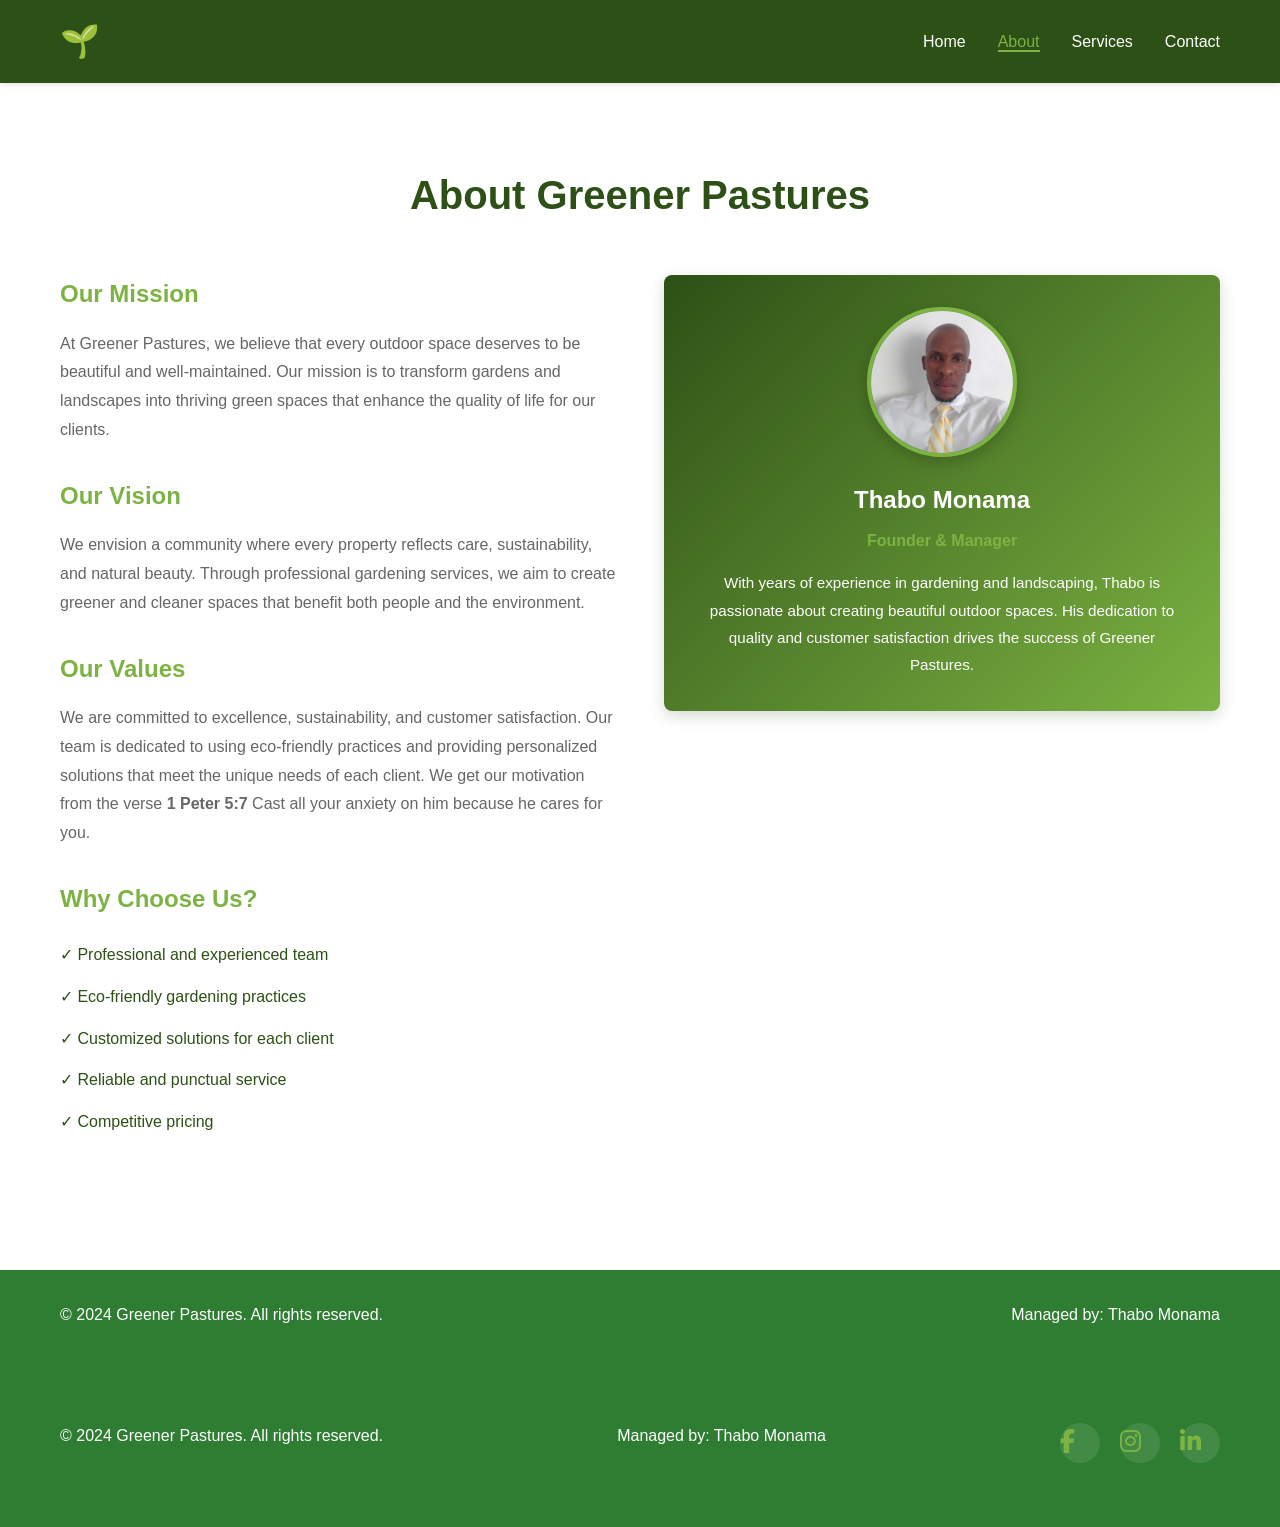
<file: about.html>
<!DOCTYPE html>
<html lang="en">
<head>
    <meta charset="UTF-8">
    <meta name="viewport" content="width=device-width, initial-scale=1.0">
    <title>About Us - Greener Pastures</title>
    <link rel="stylesheet" href="style.css">
    <!-- Font Awesome for Social Media Icons -->
<link rel="stylesheet" href="https://cdnjs.cloudflare.com/ajax/libs/font-awesome/6.4.0/css/all.min.css">
</head>
<body>
    <!-- Navigation Bar -->
    <nav class="navbar">
        <div class="nav-container">
            <div class="logo">
                <span class="logo-icon">🌱</span>
                <span class="logo-text">Greener Pastures</span>
            </div>
            <ul class="nav-links">
                <li><a href="index.html">Home</a></li>
                <li><a href="about.html" class="active">About</a></li>
                <li><a href="services.html">Services</a></li>
                <li><a href="contact.html">Contact</a></li>
            </ul>
            <div class="hamburger" id="hamburger">
                <span></span>
                <span></span>
                <span></span>
            </div>
        </div>
    </nav>

    <!-- About Section -->
    <section class="about-section">
        <div class="container">
            <h1>About Greener Pastures</h1>
            
            <div class="about-content">
                <div class="about-text">
                    <h2>Our Mission</h2>
                    <p>At Greener Pastures, we believe that every outdoor space deserves to be beautiful and well-maintained. Our mission is to transform gardens and landscapes into thriving green spaces that enhance the quality of life for our clients.</p>
                    
                    <h2>Our Vision</h2>
                    <p>We envision a community where every property reflects care, sustainability, and natural beauty. Through professional gardening services, we aim to create greener and cleaner spaces that benefit both people and the environment.</p>
                    
                    <h2>Our Values</h2>
                    <p>We are committed to excellence, sustainability, and customer satisfaction. Our team is dedicated to using eco-friendly practices and providing personalized solutions that meet the unique needs of each client. We get our motivation from the verse <b>1 Peter 5:7</b> Cast all your anxiety on him because he cares for you.</p>

                    <h2>Why Choose Us?</h2>
                    <ul class="about-list">
                        <li>✓ Professional and experienced team</li>
                        <li>✓ Eco-friendly gardening practices</li>
                        <li>✓ Customized solutions for each client</li>
                        <li>✓ Reliable and punctual service</li>
                        <li>✓ Competitive pricing</li>
                    </ul>
                </div>

                <div class="about-owner">
                    <div class="owner-card">
                        <img src="images/thabo.jpeg" alt="Thabo Monama" class="owner-photo">
                        <h3>Thabo Monama</h3>
                        <p class="owner-title">Founder & Manager</p>
                        <p class="owner-bio">
                          With years of experience in gardening and landscaping, Thabo is passionate about creating beautiful outdoor spaces. His dedication to quality and customer satisfaction drives the success of Greener Pastures.
                         </p>
                    </div>
                </div>
            </div>
        </div>
    </section>

    <!-- Footer -->
    <footer class="footer">
        <div class="footer-content">
            <p>&copy; 2024 Greener Pastures. All rights reserved.</p>
            <p>Managed by: Thabo Monama</p>
        </div>
        <!-- Footer -->
<footer class="footer">
    <div class="footer-content">
        <p>&copy; 2024 Greener Pastures. All rights reserved.</p>
        <p>Managed by: Thabo Monama</p>
        
        <!-- Social Media Icons -->
        <div class="social-icons" style="margin-top: 15px;">
            <a href="https://www.facebook.com/YOUR_FACEBOOK_PAGE" class="icon-link" target="_blank" aria-label="Facebook">
                <i class="fab fa-facebook-f"></i>
            </a>
            <a href="https://www.instagram.com/YOUR_INSTAGRAM_PAGE" class="icon-link" target="_blank" aria-label="Instagram">
                <i class="fab fa-instagram"></i>
            </a>
            <a href="https://www.linkedin.com/in/YOUR_LINKEDIN_PROFILE" class="icon-link" target="_blank" aria-label="LinkedIn">
                <i class="fab fa-linkedin-in"></i>
            </a>
        </div>
    </div>
</footer>
    </footer>

    <script src="script.js"></script>
</body>
</html>
</file>
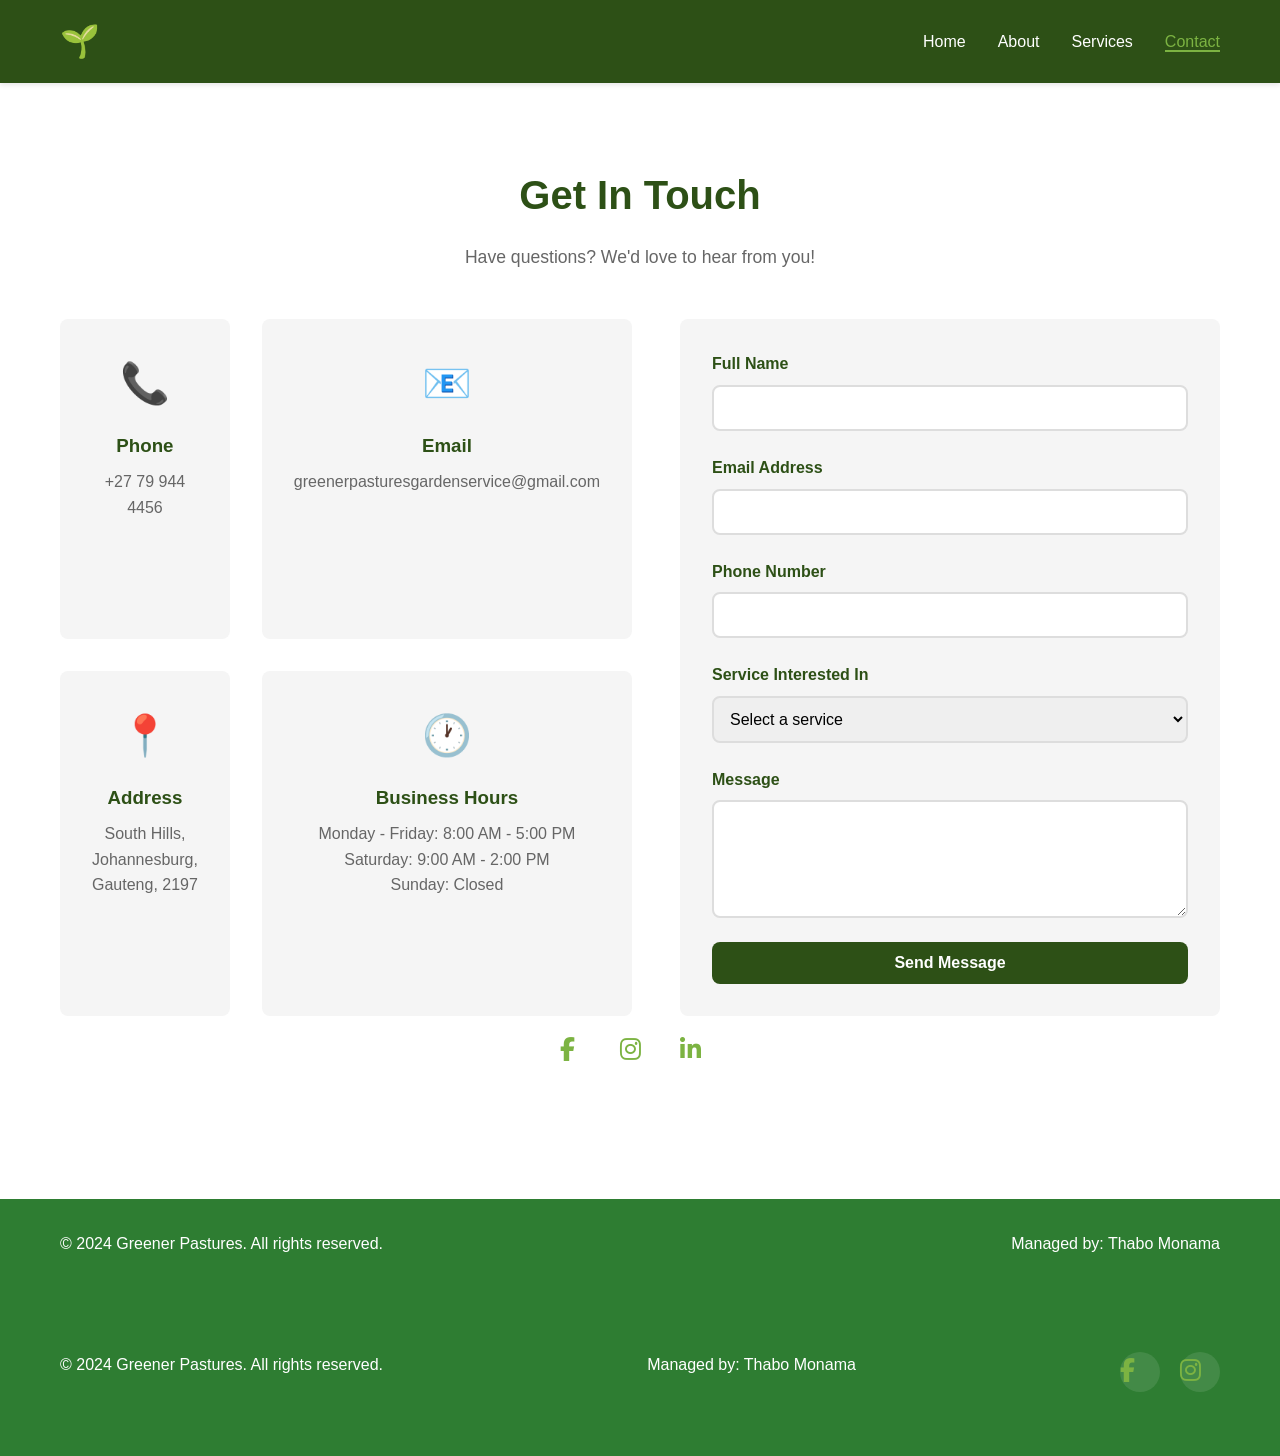
<file: contact.html>
<!DOCTYPE html>
<html lang="en">
<head>
    <meta charset="UTF-8">
    <meta name="viewport" content="width=device-width, initial-scale=1.0">
    <title>Contact Us - Greener Pastures</title>
    <link rel="stylesheet" href="https://cdnjs.cloudflare.com/ajax/libs/font-awesome/6.4.0/css/all.min.css">
    <link rel="stylesheet" href="style.css">
    <!-- Font Awesome for Social Media Icons -->
<link rel="stylesheet" href="https://cdnjs.cloudflare.com/ajax/libs/font-awesome/6.4.0/css/all.min.css">
</head>
<body>
    <!-- Navigation Bar -->
    <nav class="navbar">
        <div class="nav-container">
            <div class="logo">
                <span class="logo-icon">🌱</span>
                <span class="logo-text">Greener Pastures</span>
            </div>
            <ul class="nav-links">
                <li><a href="index.html">Home</a></li>
                <li><a href="about.html">About</a></li>
                <li><a href="services.html">Services</a></li>
                <li><a href="contact.html" class="active">Contact</a></li>
            </ul>
            <div class="hamburger" id="hamburger">
                <span></span>
                <span></span>
                <span></span>
            </div>
        </div>
    </nav>

    <!-- Contact Section -->
    <section class="contact-section">
        <div class="container">
            <h1>Get In Touch</h1>
            <p class="section-subtitle">Have questions? We'd love to hear from you!</p>

            <div class="contact-content">
                <div class="contact-info">
                    <div class="info-card">
                        <div class="info-icon">📞</div>
                        <h3>Phone</h3>
                        <p>+27 79 944 4456</p>
                    </div>

                    <div class="info-card">
                        <div class="info-icon">📧</div>
                        <h3>Email</h3>
                        <p>greenerpasturesgardenservice@gmail.com</p>
                    </div>

                    <div class="info-card">
                        <div class="info-icon">📍</div>
                        <h3>Address</h3>
                        <p>South Hills, Johannesburg, Gauteng, 2197</p>
                    </div>

                    <div class="info-card">
                        <div class="info-icon">🕐</div>
                        <h3>Business Hours</h3>
                        <p>Monday - Friday: 8:00 AM - 5:00 PM<br>Saturday: 9:00 AM - 2:00 PM<br>Sunday: Closed</p>
                    </div>
                </div>

                <div class="contact-form-container">
                    <form class="contact-form" id="contactForm">
                        <div class="form-group">
                            <label for="name">Full Name</label>
                            <input type="text" id="name" name="name" required>
                        </div>

                        <div class="form-group">
                            <label for="email">Email Address</label>
                            <input type="email" id="email" name="email" required>
                        </div>

                        <div class="form-group">
                            <label for="phone">Phone Number</label>
                            <input type="tel" id="phone" name="phone">
                        </div>

                        <div class="form-group">
                            <label for="service">Service Interested In</label>
                            <select id="service" name="service">
                                <option>Select a service</option>
                                <option>Lawn Maintenance</option>
                                <option>Tree & Hedge Trimming</option>
                                <option>Landscaping & Design</option>
                                <option>Weeding & Cleanup</option>
                                <option>Pest & Disease Management</option>
                                <option>Seasonal Services</option>
                            </select>
                        </div>

                        <div class="form-group">
                            <label for="message">Message</label>
                            <textarea id="message" name="message" rows="5" required></textarea>
                        </div>

                        <button type="submit" class="submit-button">Send Message</button>
                    </form>
                    <div id="formMessage" class="form-message"></div>
                </div>
            </div>
        </div>
        <!-- Social Media Icons -->
        <div class="social-icons" style="margin-top: 15px;">
            <a href="https://www.facebook.com/YOUR_FACEBOOK_PAGE" class="icon-link" target="_blank" aria-label="Facebook">
                <i class="fab fa-facebook-f"></i>
            </a>
            <a href="https://www.instagram.com/YOUR_INSTAGRAM_PAGE" class="icon-link" target="_blank" aria-label="Instagram">
                <i class="fab fa-instagram"></i>
            </a>
            <a href="https://www.linkedin.com/in/YOUR_LINKEDIN_PROFILE" class="icon-link" target="_blank" aria-label="LinkedIn">
                <i class="fab fa-linkedin-in"></i>
            </a>
        </div>
    </section>

    <!-- Footer -->
    <footer class="footer">
        <div class="footer-content">
            <p>&copy; 2024 Greener Pastures. All rights reserved.</p>
            <p>Managed by: Thabo Monama</p>
        </div>
        <!-- Footer -->
<footer class="footer">
    <div class="footer-content">
        <p>&copy; 2024 Greener Pastures. All rights reserved.</p>
        <p>Managed by: Thabo Monama</p>
        
        <!-- Social Media Icons -->
        <div class="social-icons" style="margin-top: 15px;">
            <a href="https://www.facebook.com/YOUR_FACEBOOK_PAGE" class="icon-link" target="_blank" aria-label="Facebook">
                <i class="fab fa-facebook-f"></i>
            </a>
            <a href="https://www.instagram.com/YOUR_INSTAGRAM_PAGE" class="icon-link" target="_blank" aria-label="Instagram">
                <i class="fab fa-instagram"></i>
            </a>
        </div>
    </div>
</footer>
    </footer> 
    <script src="script.js"></script>
</body>
</html>
</file>
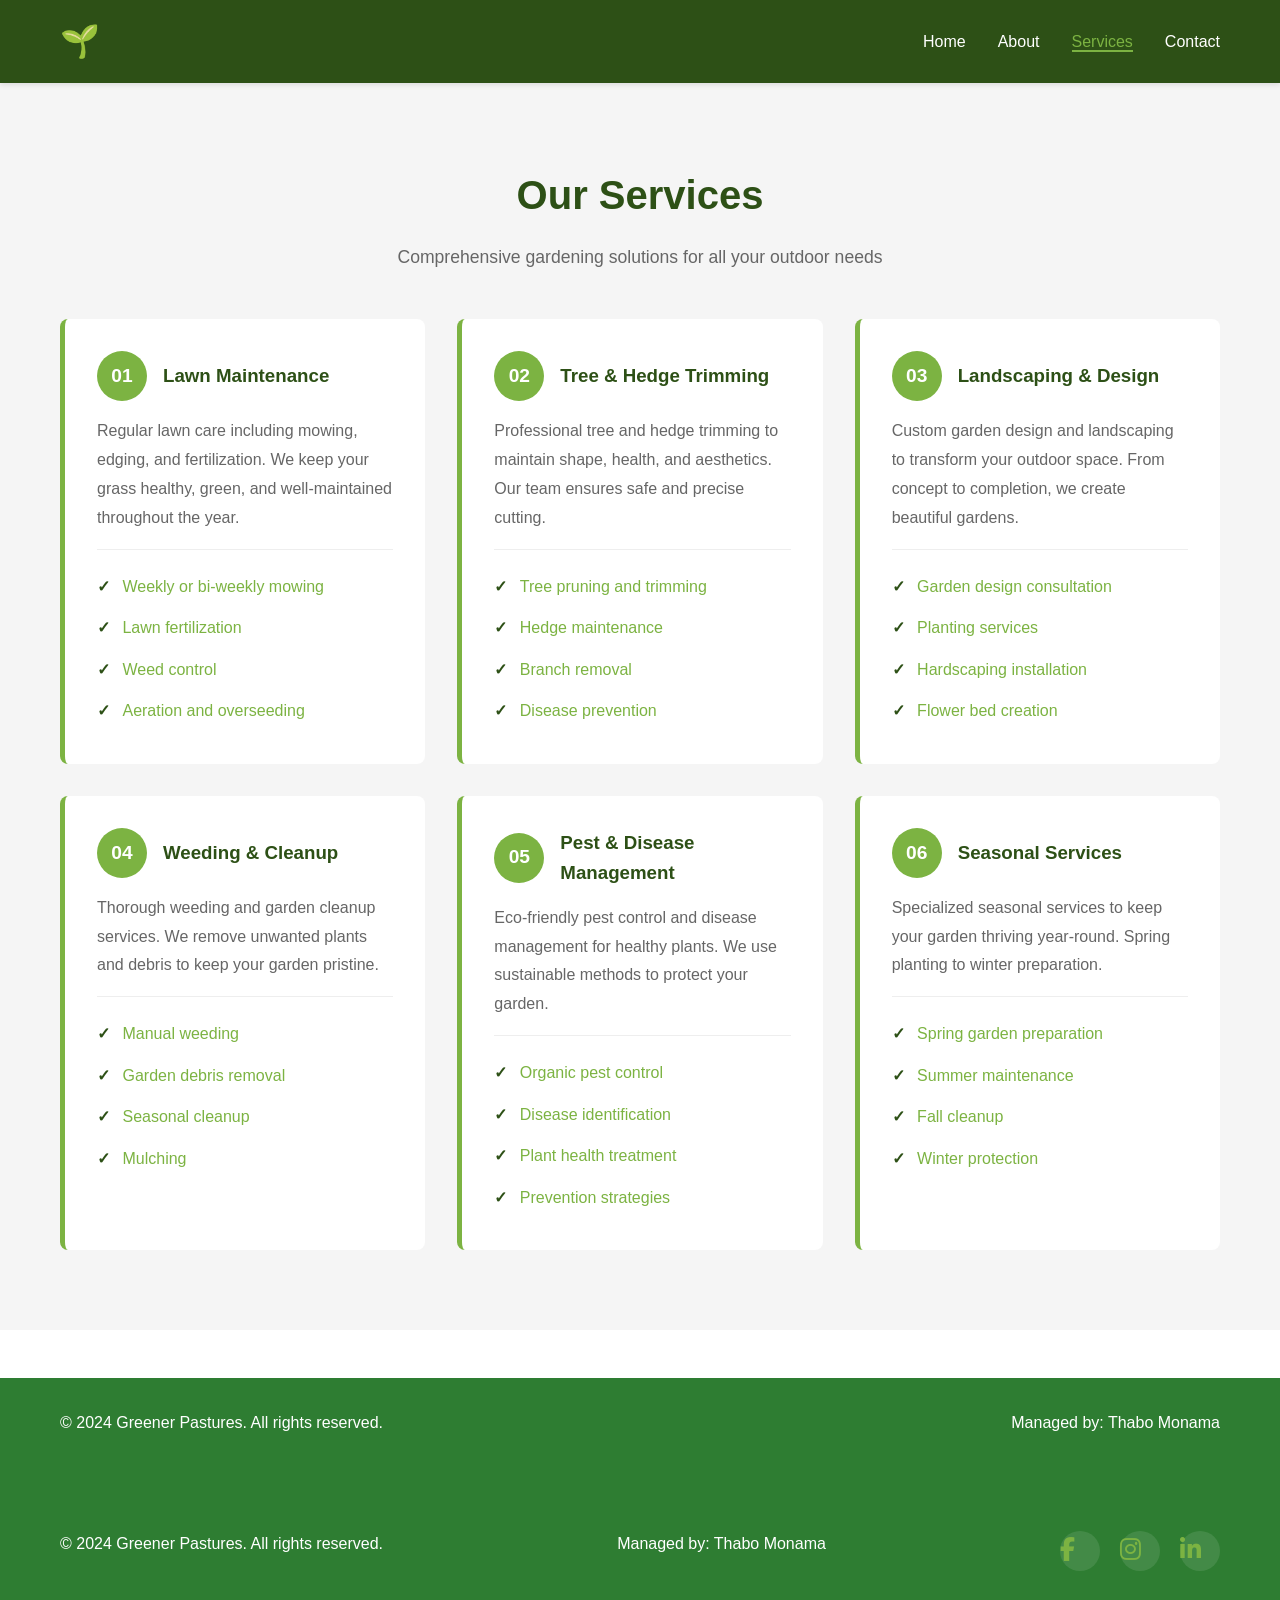
<file: services.html>
<!DOCTYPE html>
<html lang="en">
<head>
    <meta charset="UTF-8">
    <meta name="viewport" content="width=device-width, initial-scale=1.0">
    <title>Services - Greener Pastures</title>
    <link rel="stylesheet" href="style.css">
    <!-- Font Awesome for Social Media Icons -->
<link rel="stylesheet" href="https://cdnjs.cloudflare.com/ajax/libs/font-awesome/6.4.0/css/all.min.css">
</head>
<body>
    <!-- Navigation Bar -->
    <nav class="navbar">
        <div class="nav-container">
            <div class="logo">
                <span class="logo-icon">🌱</span>
                <span class="logo-text">Greener Pastures</span>
            </div>
            <ul class="nav-links">
                <li><a href="index.html">Home</a></li>
                <li><a href="about.html">About</a></li>
                <li><a href="services.html" class="active">Services</a></li>
                <li><a href="contact.html">Contact</a></li>
            </ul>
            <div class="hamburger" id="hamburger">
                <span></span>
                <span></span>
                <span></span>
            </div>
        </div>
    </nav>

    <!-- Services Section -->
    <section class="services-section">
        <div class="container">
            <h1>Our Services</h1>
            <p class="section-subtitle">Comprehensive gardening solutions for all your outdoor needs</p>

            <div class="services-detailed">
                <div class="service-item">
                    <div class="service-header">
                        <div class="service-number">01</div>
                        <h3>Lawn Maintenance</h3>
                    </div>
                    <p>Regular lawn care including mowing, edging, and fertilization. We keep your grass healthy, green, and well-maintained throughout the year.</p>
                    <ul class="service-features">
                        <li>Weekly or bi-weekly mowing</li>
                        <li>Lawn fertilization</li>
                        <li>Weed control</li>
                        <li>Aeration and overseeding</li>
                    </ul>
                </div>

                <div class="service-item">
                    <div class="service-header">
                        <div class="service-number">02</div>
                        <h3>Tree & Hedge Trimming</h3>
                    </div>
                    <p>Professional tree and hedge trimming to maintain shape, health, and aesthetics. Our team ensures safe and precise cutting.</p>
                    <ul class="service-features">
                        <li>Tree pruning and trimming</li>
                        <li>Hedge maintenance</li>
                        <li>Branch removal</li>
                        <li>Disease prevention</li>
                    </ul>
                </div>

                <div class="service-item">
                    <div class="service-header">
                        <div class="service-number">03</div>
                        <h3>Landscaping & Design</h3>
                    </div>
                    <p>Custom garden design and landscaping to transform your outdoor space. From concept to completion, we create beautiful gardens.</p>
                    <ul class="service-features">
                        <li>Garden design consultation</li>
                        <li>Planting services</li>
                        <li>Hardscaping installation</li>
                        <li>Flower bed creation</li>
                    </ul>
                </div>

                <div class="service-item">
                    <div class="service-header">
                        <div class="service-number">04</div>
                        <h3>Weeding & Cleanup</h3>
                    </div>
                    <p>Thorough weeding and garden cleanup services. We remove unwanted plants and debris to keep your garden pristine.</p>
                    <ul class="service-features">
                        <li>Manual weeding</li>
                        <li>Garden debris removal</li>
                        <li>Seasonal cleanup</li>
                        <li>Mulching</li>
                    </ul>
                </div>

                <div class="service-item">
                    <div class="service-header">
                        <div class="service-number">05</div>
                        <h3>Pest & Disease Management</h3>
                    </div>
                    <p>Eco-friendly pest control and disease management for healthy plants. We use sustainable methods to protect your garden.</p>
                    <ul class="service-features">
                        <li>Organic pest control</li>
                        <li>Disease identification</li>
                        <li>Plant health treatment</li>
                        <li>Prevention strategies</li>
                    </ul>
                </div>

                <div class="service-item">
                    <div class="service-header">
                        <div class="service-number">06</div>
                        <h3>Seasonal Services</h3>
                    </div>
                    <p>Specialized seasonal services to keep your garden thriving year-round. Spring planting to winter preparation.</p>
                    <ul class="service-features">
                        <li>Spring garden preparation</li>
                        <li>Summer maintenance</li>
                        <li>Fall cleanup</li>
                        <li>Winter protection</li>
                    </ul>
                </div>
            </div>
        </div>
    </section>

    <!-- Footer -->
    <footer class="footer">
        <div class="footer-content">
            <p>&copy; 2024 Greener Pastures. All rights reserved.</p>
            <p>Managed by: Thabo Monama</p>
        </div>
        <!-- Footer -->
<footer class="footer">
    <div class="footer-content">
        <p>&copy; 2024 Greener Pastures. All rights reserved.</p>
        <p>Managed by: Thabo Monama</p>
        
        <!-- Social Media Icons -->
        <div class="social-icons" style="margin-top: 15px;">
            <a href="https://www.facebook.com/YOUR_FACEBOOK_PAGE" class="icon-link" target="_blank" aria-label="Facebook">
                <i class="fab fa-facebook-f"></i>
            </a>
            <a href="https://www.instagram.com/YOUR_INSTAGRAM_PAGE" class="icon-link" target="_blank" aria-label="Instagram">
                <i class="fab fa-instagram"></i>
            </a>
            <a href="https://www.linkedin.com/in/YOUR_LINKEDIN_PROFILE" class="icon-link" target="_blank" aria-label="LinkedIn">
                <i class="fab fa-linkedin-in"></i>
            </a>
        </div>
    </div>
</footer>
    </footer>

    <script src="script.js"></script>
</body>
</html>
</file>
<file: style.css>
* {
    margin: 0;
    padding: 0;
    box-sizing: border-box;
}

:root {
    --dark-green: #2d5016;
    --light-green: #7cb342;
    --white: #ffffff;
    --light-gray: #f5f5f5;
    --text-dark: #333333;
    --border-radius: 8px;
    --transition: all 0.3s ease;
}

body {
    font-family: 'Segoe UI', Tahoma, Geneva, Verdana, sans-serif;
    line-height: 1.6;
    color: var(--text-dark);
    background-color: var(--white);
}

.container {
    max-width: 1200px;
    margin: 0 auto;
    padding: 0 20px;
}

/* Navigation Bar */
.navbar {
    background-color: var(--dark-green);
    color: var(--white);
    padding: 1rem 0;
    position: sticky;
    top: 0;
    z-index: 100;
    box-shadow: 0 2px 5px rgba(0, 0, 0, 0.1);
}

.nav-container {
    max-width: 1200px;
    margin: 0 auto;
    padding: 0 20px;
    display: flex;
    justify-content: space-between;
    align-items: center;
}

.logo {
    display: flex;
    align-items: center;
    gap: 10px;
    font-size: 1.5rem;
    font-weight: bold;
    color: var(--light-green);
}

.logo-icon {
    font-size: 2rem;
}

.logo-text {
    display: none;
}

.nav-links {
    display: flex;
    list-style: none;
    gap: 2rem;
}

.nav-links a {
    color: var(--white);
    text-decoration: none;
    transition: var(--transition);
    font-weight: 500;
}

.nav-links a:hover,
.nav-links a.active {
    color: var(--light-green);
    border-bottom: 2px solid var(--light-green);
}

.hamburger {
    display: none;
    flex-direction: column;
    cursor: pointer;
}

.hamburger span {
    width: 25px;
    height: 3px;
    background-color: var(--white);
    margin: 5px 0;
    transition: var(--transition);
}

.hero {
    background: linear-gradient(135deg, var(--dark-green) 0%, var(--light-green) 100%);
    color: var(--white);
    padding: 100px 20px;
    text-align: center;
    min-height: 500px;
    display: flex;
    align-items: center;
    justify-content: center;
}

.hero-content h1 {
    font-size: 3rem;
    margin-bottom: 1rem;
    animation: slideInDown 0.8s ease-out;
}

.hero-content p {
    font-size: 1.3rem;
    margin-bottom: 2rem;
    animation: slideInUp 0.8s ease-out;
}
.cta-button {
    display: inline-block;
    background-color: var(--light-green);
    color: var(--dark-green);
    padding: 12px 30px;
    text-decoration: none;
    border-radius: var(--border-radius);
    font-weight: bold;
    transition: var(--transition);
    animation: slideInUp 0.8s ease-out 0.2s both;
}

.cta-button:hover {
    background-color: var(--white);
    transform: translateY(-3px);
    box-shadow: 0 5px 15px rgba(0, 0, 0, 0.2);
}

/* Featured Services */
.featured-services {
    padding: 80px 20px;
    background-color: var(--light-gray);
}

.featured-services h2 {
    text-align: center;
    font-size: 2.5rem;
    color: var(--dark-green);
    margin-bottom: 3rem;
}

.services-grid {
    display: grid;
    grid-template-columns: repeat(auto-fit, minmax(300px, 1fr));
    gap: 2rem;
}

.service-card {
    background-color: var(--white);
    padding: 2rem;
    border-radius: var(--border-radius);
    text-align: center;
    transition: var(--transition);
    border-top: 4px solid var(--light-green);
}

.service-card:hover {
    transform: translateY(-10px);
    box-shadow: 0 10px 30px rgba(45, 80, 22, 0.1);
}

.service-icon {
    font-size: 3rem;
    margin-bottom: 1rem;
}

.service-card h3 {
    color: var(--dark-green);
    margin-bottom: 0.5rem;
}

.service-card p {
    color: #666;
}

/* About Section */
.about-section {
    padding: 80px 20px;
}

.about-section h1 {
    color: var(--dark-green);
    font-size: 2.5rem;
    margin-bottom: 3rem;
    text-align: center;
}

.about-content {
    display: grid;
    grid-template-columns: 1fr 1fr;
    gap: 3rem;
    align-items: start;
}

.about-text h2 {
    color: var(--light-green);
    margin-top: 2rem;
    margin-bottom: 1rem;
}

.about-text h2:first-child {
    margin-top: 0;
}

.about-text p {
    color: #666;
    margin-bottom: 1rem;
    line-height: 1.8;
}

.about-list {
    list-style: none;
    margin-top: 1rem;
}

.about-list li {
    padding: 0.5rem 0;
    color: var(--dark-green);
    font-weight: 500;
}

.about-owner {
    display: flex;
    justify-content: center;
}

.owner-card {
    background: linear-gradient(135deg, var(--dark-green) 0%, var(--light-green) 100%);
    color: var(--white);
    padding: 2rem;
    border-radius: var(--border-radius);
    text-align: center;
    box-shadow: 0 5px 15px rgba(45, 80, 22, 0.2);
}

.owner-icon {
    font-size: 4rem;
    margin-bottom: 1rem;
}

.owner-card h3 {
    font-size: 1.5rem;
    margin-bottom: 0.5rem;
}

.owner-title {
    color: var(--light-green);
    font-weight: bold;
    margin-bottom: 1rem;
}

.owner-bio {
    line-height: 1.8;
    font-size: 0.95rem;
}

/* Services Section */
.services-section {
    padding: 80px 20px;
    background-color: var(--light-gray);
}

.services-section h1 {
    color: var(--dark-green);
    font-size: 2.5rem;
    text-align: center;
    margin-bottom: 1rem;
}

.section-subtitle {
    text-align: center;
    color: #666;
    font-size: 1.1rem;
    margin-bottom: 3rem;
}

.services-detailed {
    display: grid;
    grid-template-columns: repeat(auto-fit, minmax(350px, 1fr));
    gap: 2rem;
}

.service-item {
    background-color: var(--white);
    padding: 2rem;
    border-radius: var(--border-radius);
    border-left: 5px solid var(--light-green);
    transition: var(--transition);
}

.service-item:hover {
    box-shadow: 0 8px 20px rgba(45, 80, 22, 0.15);
}

.service-header {
    display: flex;
    align-items: center;
    gap: 1rem;
    margin-bottom: 1rem;
}

.service-number {
    background-color: var(--light-green);
    color: var(--white);
    width: 50px;
    height: 50px;
    border-radius: 50%;
    display: flex;
    align-items: center;
    justify-content: center;
    font-weight: bold;
    font-size: 1.2rem;
}

.service-item h3 {
    color: var(--dark-green);
    flex: 1;
}

.service-item p {
    color: #666;
    margin-bottom: 1rem;
    line-height: 1.8;
}

.service-features {
    list-style: none;
    border-top: 1px solid #eee;
    padding-top: 1rem;
}

.service-features li {
    padding: 0.5rem 0;
    color: var(--light-green);
    font-weight: 500;
}

.service-features li:before {
    content: "✓ ";
    color: var(--dark-green);
    font-weight: bold;
    margin-right: 0.5rem;
}

/* Contact Section */
.contact-section {
    padding: 80px 20px;
}

.contact-section h1 {
    color: var(--dark-green);
    font-size: 2.5rem;
    text-align: center;
    margin-bottom: 1rem;
}

.contact-content {
    display: grid;
    grid-template-columns: 1fr 1fr;
    gap: 3rem;
    margin-top: 3rem;
}

.contact-info {
    display: grid;
    grid-template-columns: 1fr 1fr;
    gap: 2rem;
}

.info-card {
    background-color: var(--light-gray);
    padding: 2rem;
    border-radius: var(--border-radius);
    text-align: center;
    transition: var(--transition);
}

.info-card:hover {
    background-color: var(--light-green);
    color: var(--white);
}

.info-icon {
    font-size: 2.5rem;
    margin-bottom: 1rem;
}

.info-card h3 {
    color: var(--dark-green);
    margin-bottom: 0.5rem;
}

.info-card:hover h3 {
    color: var(--white);
}

.info-card p {
    color: #666;
}

.info-card:hover p {
    color: var(--white);
}

/* Contact Form */
.contact-form-container {
    background-color: var(--light-gray);
    padding: 2rem;
    border-radius: var(--border-radius);
}

.contact-form {
    display: flex;
    flex-direction: column;
}

.form-group {
    margin-bottom: 1.5rem;
    display: flex;
    flex-direction: column;
}

.form-group label {
    color: var(--dark-green);
    font-weight: bold;
    margin-bottom: 0.5rem;
}

.form-group input,
.form-group select,
.form-group textarea {
    padding: 0.75rem;
    border: 2px solid #ddd;
    border-radius: var(--border-radius);
    font-family: inherit;
    font-size: 1rem;
    transition: var(--transition);
}

.form-group input:focus,
.form-group select:focus,
.form-group textarea:focus {
    outline: none;
    border-color: var(--light-green);
    box-shadow: 0 0 5px rgba(124, 179, 66, 0.3);
}

.submit-button {
    background-color: var(--dark-green);
    color: var(--white);
    padding: 12px 30px;
    border: none;
    border-radius: var(--border-radius);
    font-weight: bold;
    font-size: 1rem;
    cursor: pointer;
    transition: var(--transition);
}

.submit-button:hover {
    background-color: var(--light-green);
    transform: translateY(-2px);
    box-shadow: 0 5px 15px rgba(45, 80, 22, 0.2);
}

.form-message {
    margin-top: 1rem;
    padding: 1rem;
    border-radius: var(--border-radius);
    text-align: center;
    font-weight: bold;
    display: none;
}

.form-message.success {
    background-color: #d4edda;
    color: #155724;
    border: 1px solid #c3e6cb;
    display: block;
}

.form-message.error {
    background-color: #f8d7da;
    color: #721c24;
    border: 1px solid #f5c6cb;
    display: block;
}

/* Footer Styles */
.footer {
    background-color: #2e7d32; /* Dark Green to match theme */
    color: white;
    padding: 2rem 0;
    margin-top: 3rem;
}

.footer-content {
    max-width: 1200px;
    margin: 0 auto;
    padding: 0 20px;
    display: flex;
    justify-content: space-between; /* Separates text and icons */
    align-items: center;
    flex-wrap: wrap; /* Wraps on mobile */
    gap: 20px;
}

.footer-text p {
    margin: 5px 0;
    font-size: 0.9rem;
}

/* Social Icons Container */
.social-icons {
    display: flex;
    gap: 20px;
}

/* Individual Icon Links */
.icon-link {
    color: white;
    font-size: 1.5rem; /* Size of the icon */
    transition: all 0.3s ease;
    display: flex;
    align-items: center;
    justify-content: center;
    width: 40px;
    height: 40px;
    border-radius: 50%;
    background-color: rgba(255, 255, 255, 0.1); /* Slight background circle */
    text-decoration: none;
}

/* Hover Effects */
.icon-link:hover {
    background-color: white;
    transform: translateY(-3px);
}

/* Specific Brand Colors on Hover */
.icon-link:hover .fa-facebook-f {
    color: #1877F2;
}

.icon-link:hover .fa-instagram {
    color: #E4405F;
}

.icon-link:hover .fa-linkedin-in {
    color: #0A66C2;
}

/* Responsive: Stack footer on small screens */
@media (max-width: 600px) {
    .footer-content {
        flex-direction: column;
        text-align: center;
    }
}

/* Animations */
@keyframes slideInDown {
    from {
        opacity: 0;
        transform: translateY(-30px);
    }
    to {
        opacity: 1;
        transform: translateY(0);
    }
}

@keyframes slideInUp {
    from {
        opacity: 0;
        transform: translateY(30px);
    }
    to {
        opacity: 1;
        transform: translateY(0);
    }
}

/* Responsive Design */
@media (max-width: 768px) {
    .logo-text {
        display: inline;
    }

    .nav-links {
        display: none;
        position: absolute;
        top: 60px;
        left: 0;
        width: 100%;
        background-color: var(--dark-green);
        flex-direction: column;
        gap: 0;
        padding: 1rem 0;
    }

    .nav-links.active {
        display: flex;
    }

    .nav-links a {
        padding: 0.75rem 1.5rem;
        border-bottom: 1px solid rgba(255, 255, 255, 0.1);
    }

    .hamburger {
        display: flex;
    }

    .hamburger.active span:nth-child(1) {
        transform: rotate(45deg) translate(10px, 10px);
    }

    .hamburger.active span:nth-child(2) {
        opacity: 0;
    }

    .hamburger.active span:nth-child(3) {
        transform: rotate(-45deg) translate(7px, -7px);
    }

    .hero-content h1 {
        font-size: 2rem;
    }

    .hero-content p {
        font-size: 1rem;
    }

    .featured-services h2 {
        font-size: 2rem;
    }

    .about-content {
        grid-template-columns: 1fr;
    }

    .contact-info {
        grid-template-columns: 1fr;
    }

    .contact-content {
        grid-template-columns: 1fr;
    }

    .services-detailed {
        grid-template-columns: 1fr;
    }
}

@media (max-width: 480px) {
    .hero-content h1 {
        font-size: 1.5rem;
    }

    .featured-services h2,
    .about-section h1,
    .services-section h1,
    .contact-section h1 {
        font-size: 1.5rem;
    }

    .nav-links {
        gap: 0;
    }

    .services-grid {
        grid-template-columns: 1fr;
    }
}

/* --- Updated Image Styles for Perfect Fit --- */

/* 1. Service Card Images (Home, About, Services pages) */
.service-image {
    width: 100%;            /* Full width of the card */
    height: 220px;          /* Fixed height so all cards are equal */
    object-fit: cover;      /* Crops image to fill the box without stretching */
    object-position: center; /* Focuses on the center of the image */
    display: block;
    border-radius: var(--border-radius) var(--border-radius) 0 0; /* Rounded top corners only */
    margin-bottom: 1.5rem;  /* Space between image and text */
    transition: transform 0.3s ease;
}

/* Optional: Gentle zoom effect on hover */
.service-card:hover .service-image {
    transform: scale(1.02);
}

/* 2. Hero Section (Background Image) */
.hero {
    /* Keeps your gradient overlay + adds the background image */
    background: linear-gradient(135deg, rgba(45, 80, 22, 0.85) 0%, rgba(124, 179, 66, 0.85) 100%), 
                url('images/hero-bg.jpg') center/cover no-repeat;
    background-attachment: fixed; /* Keeps background still while scrolling */
    min-height: 500px;      /* Ensures the hero section is tall enough */
    display: flex;
    align-items: center;    /* Vertically centers the text */
    justify-content: center; /* Horizontally centers the text */
    text-align: center;     /* Centers the text inside */
}

/* 3. Ensure "Get Started" and Headings stay centered */
.hero-content {
    display: flex;
    flex-direction: column;
    align-items: center;    /* Keeps everything stacked and centered */
    max-width: 800px;       /* Prevents text from getting too wide */
    margin: 0 auto;         /* Centers the content block */
}

/* Ensure the CTA button looks good */
.cta-button {
    margin-top: 1.5rem;     /* Space between text and button */
    text-decoration: none;
    display: inline-block;
    background-color: var(--light-green);
    color: var(--dark-green);
    padding: 12px 30px;
    border-radius: var(--border-radius);
    font-weight: bold;
    transition: var(--transition);
}

.cta-button:hover {
    background-color: var(--white);
    transform: translateY(-3px);
    box-shadow: 0 5px 15px rgba(0, 0, 0, 0.2);
}

/* --- Owner Photo Styles --- */
.owner-photo {
    width: 150px;           /* Adjust size as needed */
    height: 150px;
    border-radius: 50%;     /* Makes it circular */
    object-fit: cover;      /* Ensures photo fills circle without stretching */
    border: 4px solid var(--light-green); /* Adds a nice green border */
    margin: 0 auto 1.5rem auto; /* Centers the photo and adds bottom space */
    display: block;
    box-shadow: 0 5px 15px rgba(0, 0, 0, 0.2);
}

.social-icons a {
  transition: transform 0.3s ease;
  display: inline-block;
}

.social-icons a:hover {
  transform: scale(1.2); /* Makes the icon slightly bigger when you hover over it */
}

/* Social Media Icons Styling */
.social-icons {
    display: flex;
    justify-content: center;
    gap: 20px;
    margin-top: 15px;
}

.icon-link {
    color: var(--light-green); /* Uses your light green color */
    font-size: 1.5rem;
    transition: var(--transition);
}

.icon-link:hover {
    color: var(--white); /* Turns white on hover */
    transform: scale(1.1); /* Slightly enlarges on hover */
}
</file>
